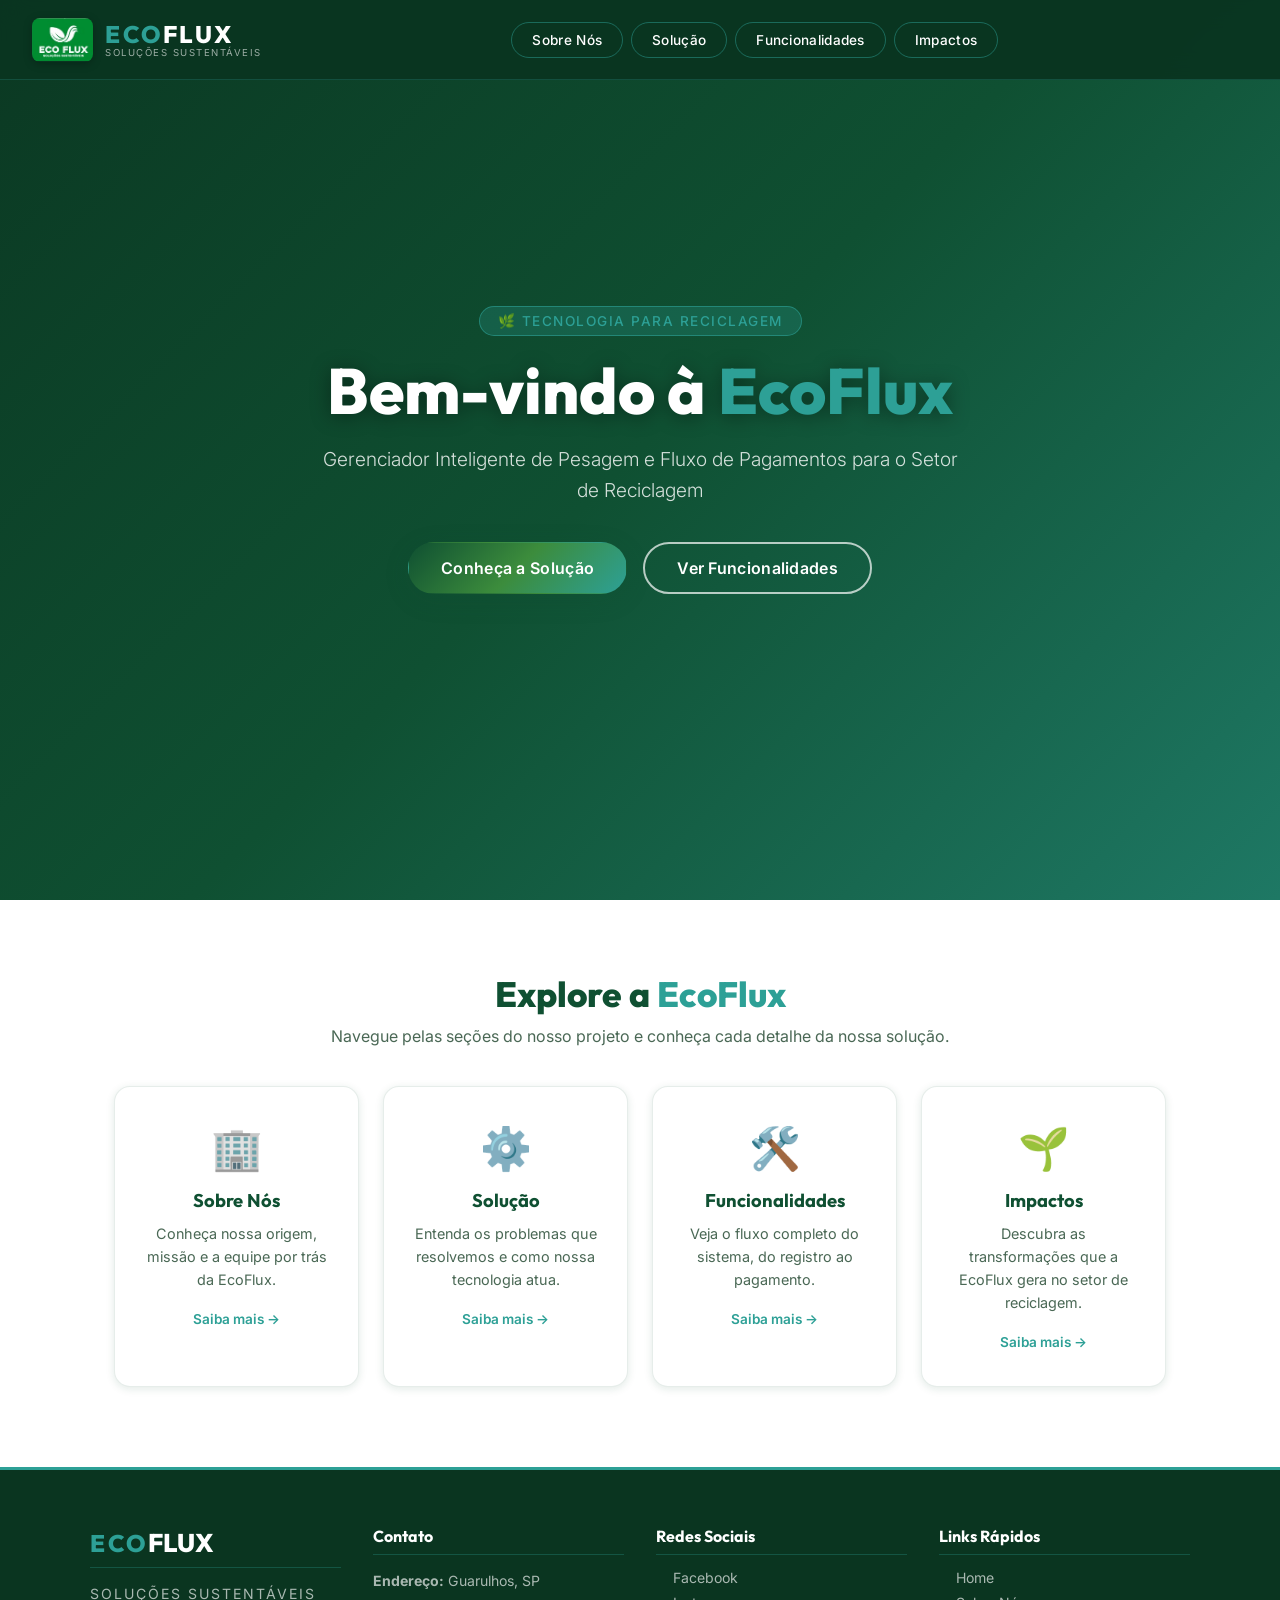
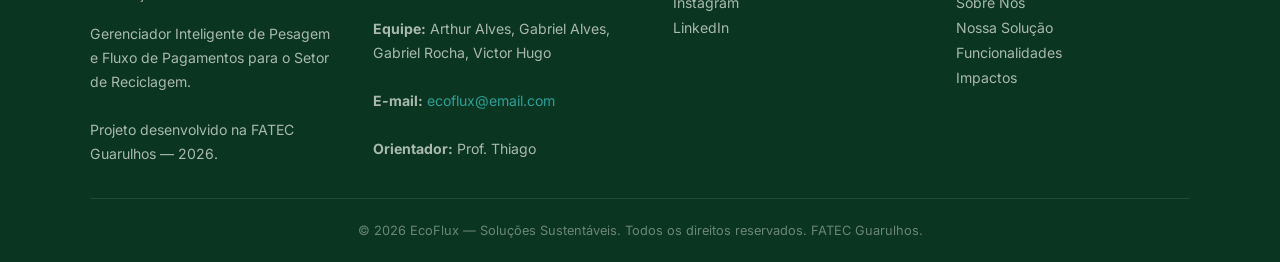
<file: index.html>
<!DOCTYPE html>
<html lang="pt-BR">
<head>
    <title>EcoFlux — Soluções Sustentáveis</title>
    <meta charset="UTF-8">
    <meta name="viewport" content="width=device-width, initial-scale=1.0">
    <meta name="description" content="EcoFlux: Gerenciador Inteligente de Pesagem e Fluxo de Pagamentos para o Setor de Reciclagem. Tecnologia sustentável para pátios de reciclagem.">

    <!-- Google Fonts -->
    <link rel="preconnect" href="https://fonts.googleapis.com">
    <link rel="preconnect" href="https://fonts.gstatic.com" crossorigin>
    <link href="https://fonts.googleapis.com/css2?family=Outfit:wght@300;400;600;700;800&family=Inter:wght@300;400;500;600&display=swap" rel="stylesheet">

    <!-- CSS -->
    <link rel="stylesheet" href="css/global.css">
    <link rel="stylesheet" href="css/index.css">
</head>
<body>
    <!-- Navegação principal do site -->
    <nav id="top">
        <!-- Logotipo -->
        <a id="logo-text" href="index.html">
            <img src="img/Logo Verde.png" alt="Logo EcoFlux" class="nav-logo-img">
            <div class="logo-text-group">
                <div class="logo-title"><span class="logo-eco">ECO</span><span class="logo-flux">FLUX</span></div>
                <span class="logo-sub">Soluções Sustentáveis</span>
            </div>
        </a>

        <!-- Botões de navegação para as subpáginas -->
        <div class="nav-links">
            <button onclick="location.href='html/sobre-nos.html'">Sobre Nós</button>
            <button onclick="location.href='html/solucao.html'">Solução</button>
            <button onclick="location.href='html/funcionalidades.html'">Funcionalidades</button>
            <button onclick="location.href='html/impactos.html'">Impactos</button>
        </div>

        <div class="nav-cta"></div>
    </nav>

    <!-- Banner principal com mensagem de boas-vindas -->
    <div class="banner">
        <!-- Overlay gradiente -->
        <div class="banner-overlay"></div>

        <!-- Conteúdo do banner -->
        <div class="banner-content">
            <div class="banner-tag">🌿 Tecnologia para Reciclagem</div>
            <h1>Bem-vindo à <span class="highlight">EcoFlux</span></h1>
            <p class="banner-subtitle">Gerenciador Inteligente de Pesagem e Fluxo de Pagamentos para o Setor de Reciclagem</p>
            <div class="banner-buttons">
                <button class="btn-primary" onclick="location.href='html/solucao.html'">Conheça a Solução</button>
                <button class="btn-outline" onclick="location.href='html/funcionalidades.html'">Ver Funcionalidades</button>
            </div>
        </div>
    </div>

    <!-- Cards de navegação rápida -->
    <section class="nav-cards">
        <div class="nav-cards-title">
            <h2>Explore a <span class="highlight">EcoFlux</span></h2>
            <p>Navegue pelas seções do nosso projeto e conheça cada detalhe da nossa solução.</p>
        </div>
        <div class="quick-nav-grid">
            <a class="quick-nav-card" href="html/sobre-nos.html">
                <div class="quick-nav-icon">🏢</div>
                <h3>Sobre Nós</h3>
                <p>Conheça nossa origem, missão e a equipe por trás da EcoFlux.</p>
                <span class="quick-nav-link">Saiba mais →</span>
            </a>
            <a class="quick-nav-card" href="html/solucao.html">
                <div class="quick-nav-icon">⚙️</div>
                <h3>Solução</h3>
                <p>Entenda os problemas que resolvemos e como nossa tecnologia atua.</p>
                <span class="quick-nav-link">Saiba mais →</span>
            </a>
            <a class="quick-nav-card" href="html/funcionalidades.html">
                <div class="quick-nav-icon">🛠️</div>
                <h3>Funcionalidades</h3>
                <p>Veja o fluxo completo do sistema, do registro ao pagamento.</p>
                <span class="quick-nav-link">Saiba mais →</span>
            </a>
            <a class="quick-nav-card" href="html/impactos.html">
                <div class="quick-nav-icon">🌱</div>
                <h3>Impactos</h3>
                <p>Descubra as transformações que a EcoFlux gera no setor de reciclagem.</p>
                <span class="quick-nav-link">Saiba mais →</span>
            </a>
        </div>
    </section>

    <!-- Rodapé -->
    <footer>
        <div class="footer-container">
            <!-- Informações sobre a empresa -->
            <div class="coluna-footer">
                <h3 class="footer-brand"><span class="logo-eco">ECO</span><span class="logo-flux-footer">FLUX</span></h3>
                <p class="footer-tagline">Soluções Sustentáveis</p>
                <p>Gerenciador Inteligente de Pesagem e Fluxo de Pagamentos para o Setor de Reciclagem.<br><br>Projeto desenvolvido na FATEC Guarulhos — 2026.</p>
            </div>

            <!-- Informações de contato -->
            <div class="coluna-footer">
                <h3>Contato</h3>
                <p>
                    <b>Endereço:</b> Guarulhos, SP<br><br>
                    <b>Equipe:</b> Arthur Alves, Gabriel Alves, Gabriel Rocha, Victor Hugo<br><br>
                    <b>E-mail:</b> <a href="mailto:ecoflux@email.com">ecoflux@email.com</a><br><br>
                    <b>Orientador:</b> Prof. Thiago
                </p>
            </div>

            <!-- Redes sociais -->
            <div class="coluna-footer">
                <h3>Redes Sociais</h3>
                <ul>
                    <li><a href="https://facebook.com">Facebook</a></li>
                    <li><a href="https://instagram.com">Instagram</a></li>
                    <li><a href="https://linkedin.com">LinkedIn</a></li>
                </ul>
            </div>

            <!-- Links rápidos -->
            <div class="coluna-footer">
                <h3>Links Rápidos</h3>
                <ul>
                    <li><a href="index.html">Home</a></li>
                    <li><a href="html/sobre-nos.html">Sobre Nós</a></li>
                    <li><a href="html/solucao.html">Nossa Solução</a></li>
                    <li><a href="html/funcionalidades.html">Funcionalidades</a></li>
                    <li><a href="html/impactos.html">Impactos</a></li>
                </ul>
            </div>
        </div>
        <div class="direitos">
            <p>© 2026 EcoFlux — Soluções Sustentáveis. Todos os direitos reservados. FATEC Guarulhos.</p>
        </div>
    </footer>
</body>
</html>
</file>
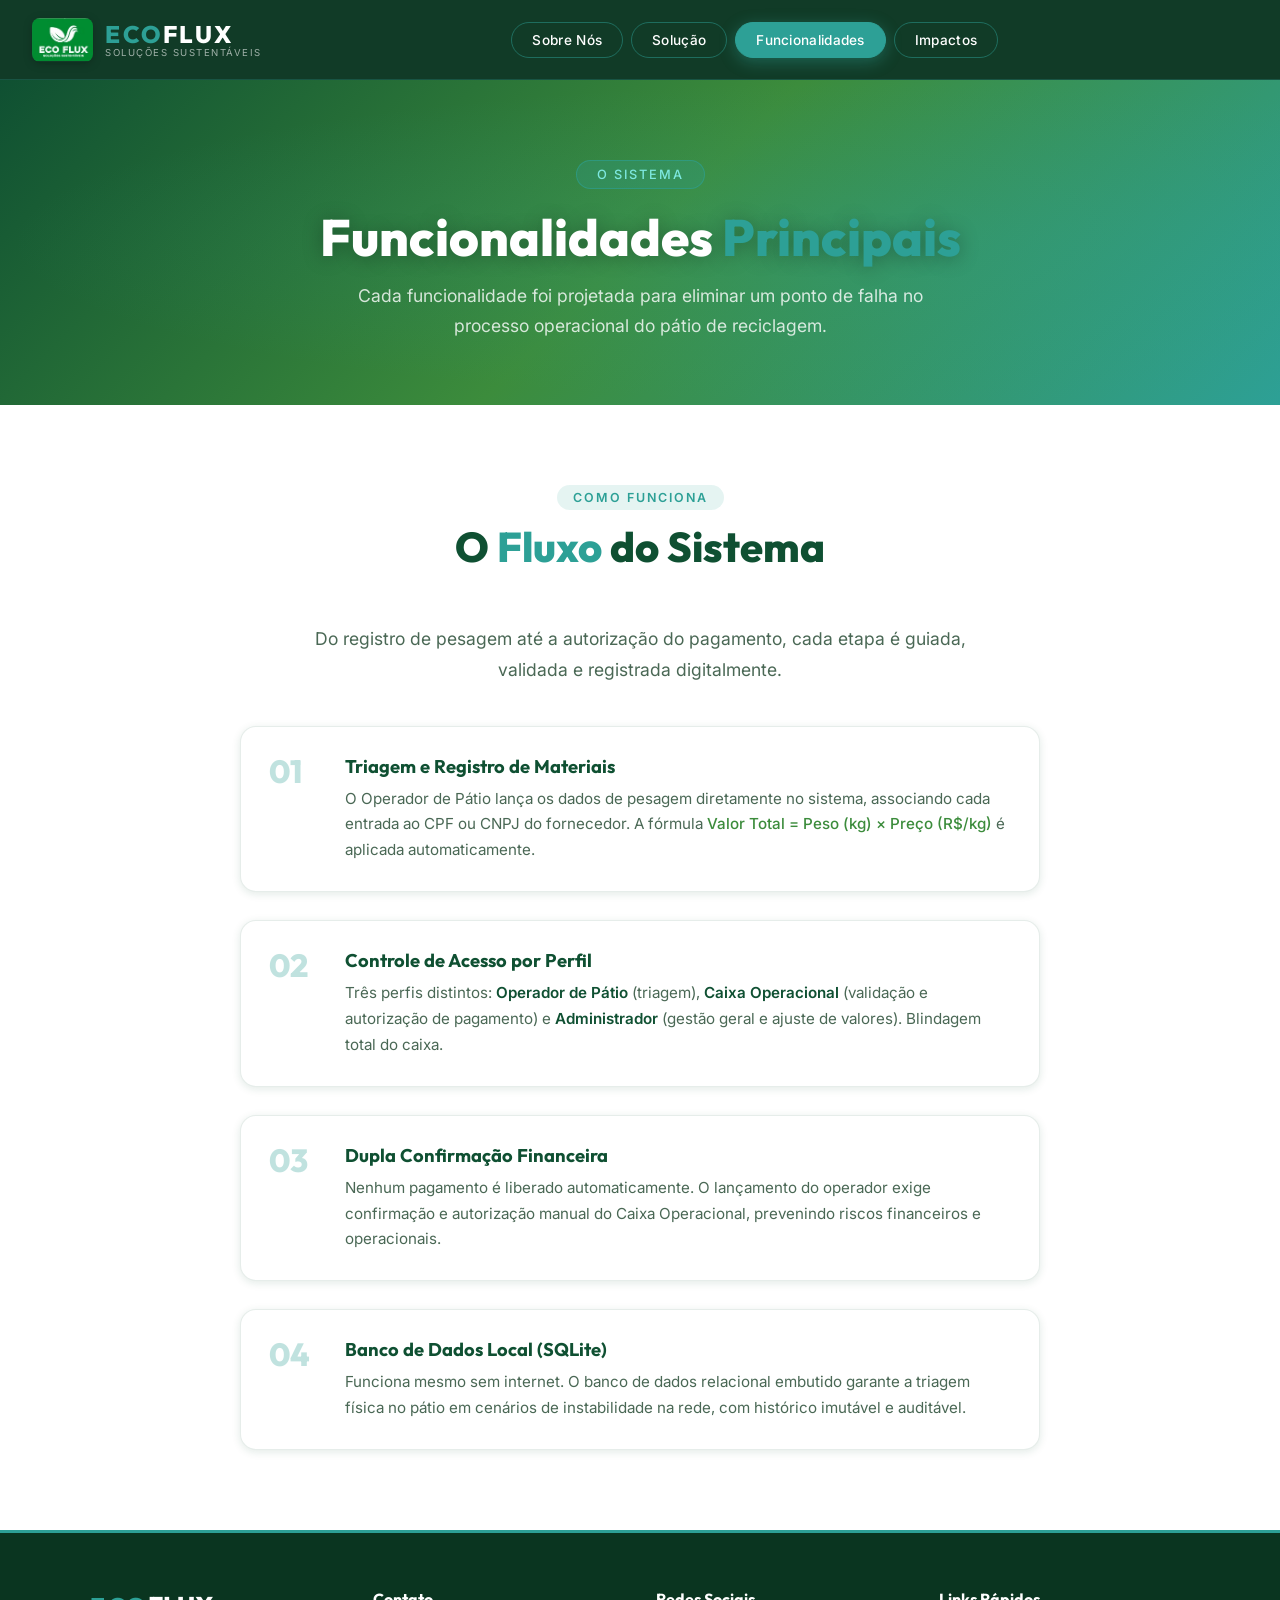
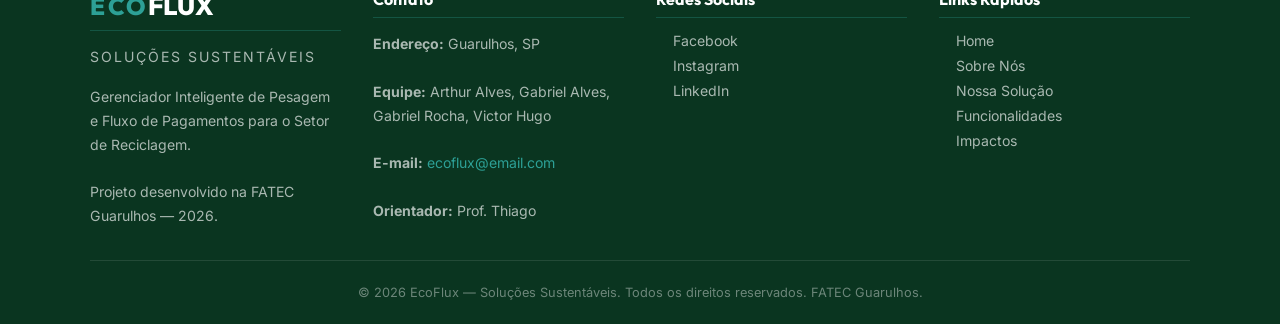
<file: html/funcionalidades.html>
<!DOCTYPE html>
<html lang="pt-BR">
<head>
    <title>Funcionalidades — EcoFlux</title>
    <meta charset="UTF-8">
    <meta name="viewport" content="width=device-width, initial-scale=1.0">
    <meta name="description" content="Descubra as funcionalidades do EcoFlux: triagem de materiais, controle de acesso por perfil, dupla confirmação financeira e banco de dados local SQLite.">

    <!-- Google Fonts -->
    <link rel="preconnect" href="https://fonts.googleapis.com">
    <link rel="preconnect" href="https://fonts.gstatic.com" crossorigin>
    <link href="https://fonts.googleapis.com/css2?family=Outfit:wght@300;400;600;700;800&family=Inter:wght@300;400;500;600&display=swap" rel="stylesheet">

    <!-- CSS -->
    <link rel="stylesheet" href="../css/global.css">
    <link rel="stylesheet" href="../css/funcionalidades.css">
</head>
<body>
    <!-- Navegação principal -->
    <nav id="top">
        <!-- Logotipo -->
        <a id="logo-text" href="../index.html">
            <img src="../img/Logo Verde.png" alt="Logo EcoFlux" class="nav-logo-img">
            <div class="logo-text-group">
                <div class="logo-title"><span class="logo-eco">ECO</span><span class="logo-flux">FLUX</span></div>
                <span class="logo-sub">Soluções Sustentáveis</span>
            </div>
        </a>

        <!-- Botões de navegação -->
        <div class="nav-links">
            <button onclick="location.href='sobre-nos.html'">Sobre Nós</button>
            <button onclick="location.href='solucao.html'">Solução</button>
            <button onclick="location.href='funcionalidades.html'" class="active">Funcionalidades</button>
            <button onclick="location.href='impactos.html'">Impactos</button>
        </div>

        <div class="nav-cta"></div>
    </nav>

    <!-- Hero da página -->
    <div class="page-hero">
        <span class="page-hero-tag">O Sistema</span>
        <h1>Funcionalidades <span class="highlight">Principais</span></h1>
        <p>Cada funcionalidade foi projetada para eliminar um ponto de falha no processo operacional do pátio de reciclagem.</p>
    </div>

    <!-- Conteúdo principal -->
    <main class="page-main">
        <div class="section-header">
            <span class="section-tag">Como Funciona</span>
            <h2>O <span class="highlight">Fluxo</span> do Sistema</h2>
        </div>

        <p class="lead">Do registro de pesagem até a autorização do pagamento, cada etapa é guiada, validada e registrada digitalmente.</p>

        <div class="features-list">
            <div class="feature-item">
                <div class="feature-num">01</div>
                <div class="feature-text">
                    <h3>Triagem e Registro de Materiais</h3>
                    <p>O Operador de Pátio lança os dados de pesagem diretamente no sistema, associando cada entrada ao CPF ou CNPJ do fornecedor. A fórmula <em>Valor Total = Peso (kg) × Preço (R$/kg)</em> é aplicada automaticamente.</p>
                </div>
            </div>
            <div class="feature-item">
                <div class="feature-num">02</div>
                <div class="feature-text">
                    <h3>Controle de Acesso por Perfil</h3>
                    <p>Três perfis distintos: <strong>Operador de Pátio</strong> (triagem), <strong>Caixa Operacional</strong> (validação e autorização de pagamento) e <strong>Administrador</strong> (gestão geral e ajuste de valores). Blindagem total do caixa.</p>
                </div>
            </div>
            <div class="feature-item">
                <div class="feature-num">03</div>
                <div class="feature-text">
                    <h3>Dupla Confirmação Financeira</h3>
                    <p>Nenhum pagamento é liberado automaticamente. O lançamento do operador exige confirmação e autorização manual do Caixa Operacional, prevenindo riscos financeiros e operacionais.</p>
                </div>
            </div>
            <div class="feature-item">
                <div class="feature-num">04</div>
                <div class="feature-text">
                    <h3>Banco de Dados Local (SQLite)</h3>
                    <p>Funciona mesmo sem internet. O banco de dados relacional embutido garante a triagem física no pátio em cenários de instabilidade na rede, com histórico imutável e auditável.</p>
                </div>
            </div>
        </div>
    </main>

    <!-- Rodapé -->
    <footer>
        <div class="footer-container">
            <div class="coluna-footer">
                <h3 class="footer-brand"><span class="logo-eco">ECO</span><span class="logo-flux-footer">FLUX</span></h3>
                <p class="footer-tagline">Soluções Sustentáveis</p>
                <p>Gerenciador Inteligente de Pesagem e Fluxo de Pagamentos para o Setor de Reciclagem.<br><br>Projeto desenvolvido na FATEC Guarulhos — 2026.</p>
            </div>

            <div class="coluna-footer">
                <h3>Contato</h3>
                <p>
                    <b>Endereço:</b> Guarulhos, SP<br><br>
                    <b>Equipe:</b> Arthur Alves, Gabriel Alves, Gabriel Rocha, Victor Hugo<br><br>
                    <b>E-mail:</b> <a href="mailto:ecoflux@email.com">ecoflux@email.com</a><br><br>
                    <b>Orientador:</b> Prof. Thiago
                </p>
            </div>

            <div class="coluna-footer">
                <h3>Redes Sociais</h3>
                <ul>
                    <li><a href="https://facebook.com">Facebook</a></li>
                    <li><a href="https://instagram.com">Instagram</a></li>
                    <li><a href="https://linkedin.com">LinkedIn</a></li>
                </ul>
            </div>

            <div class="coluna-footer">
                <h3>Links Rápidos</h3>
                <ul>
                    <li><a href="../index.html">Home</a></li>
                    <li><a href="sobre-nos.html">Sobre Nós</a></li>
                    <li><a href="solucao.html">Nossa Solução</a></li>
                    <li><a href="funcionalidades.html">Funcionalidades</a></li>
                    <li><a href="impactos.html">Impactos</a></li>
                </ul>
            </div>
        </div>
        <div class="direitos">
            <p>© 2026 EcoFlux — Soluções Sustentáveis. Todos os direitos reservados. FATEC Guarulhos.</p>
        </div>
    </footer>
</body>
</html>
</file>
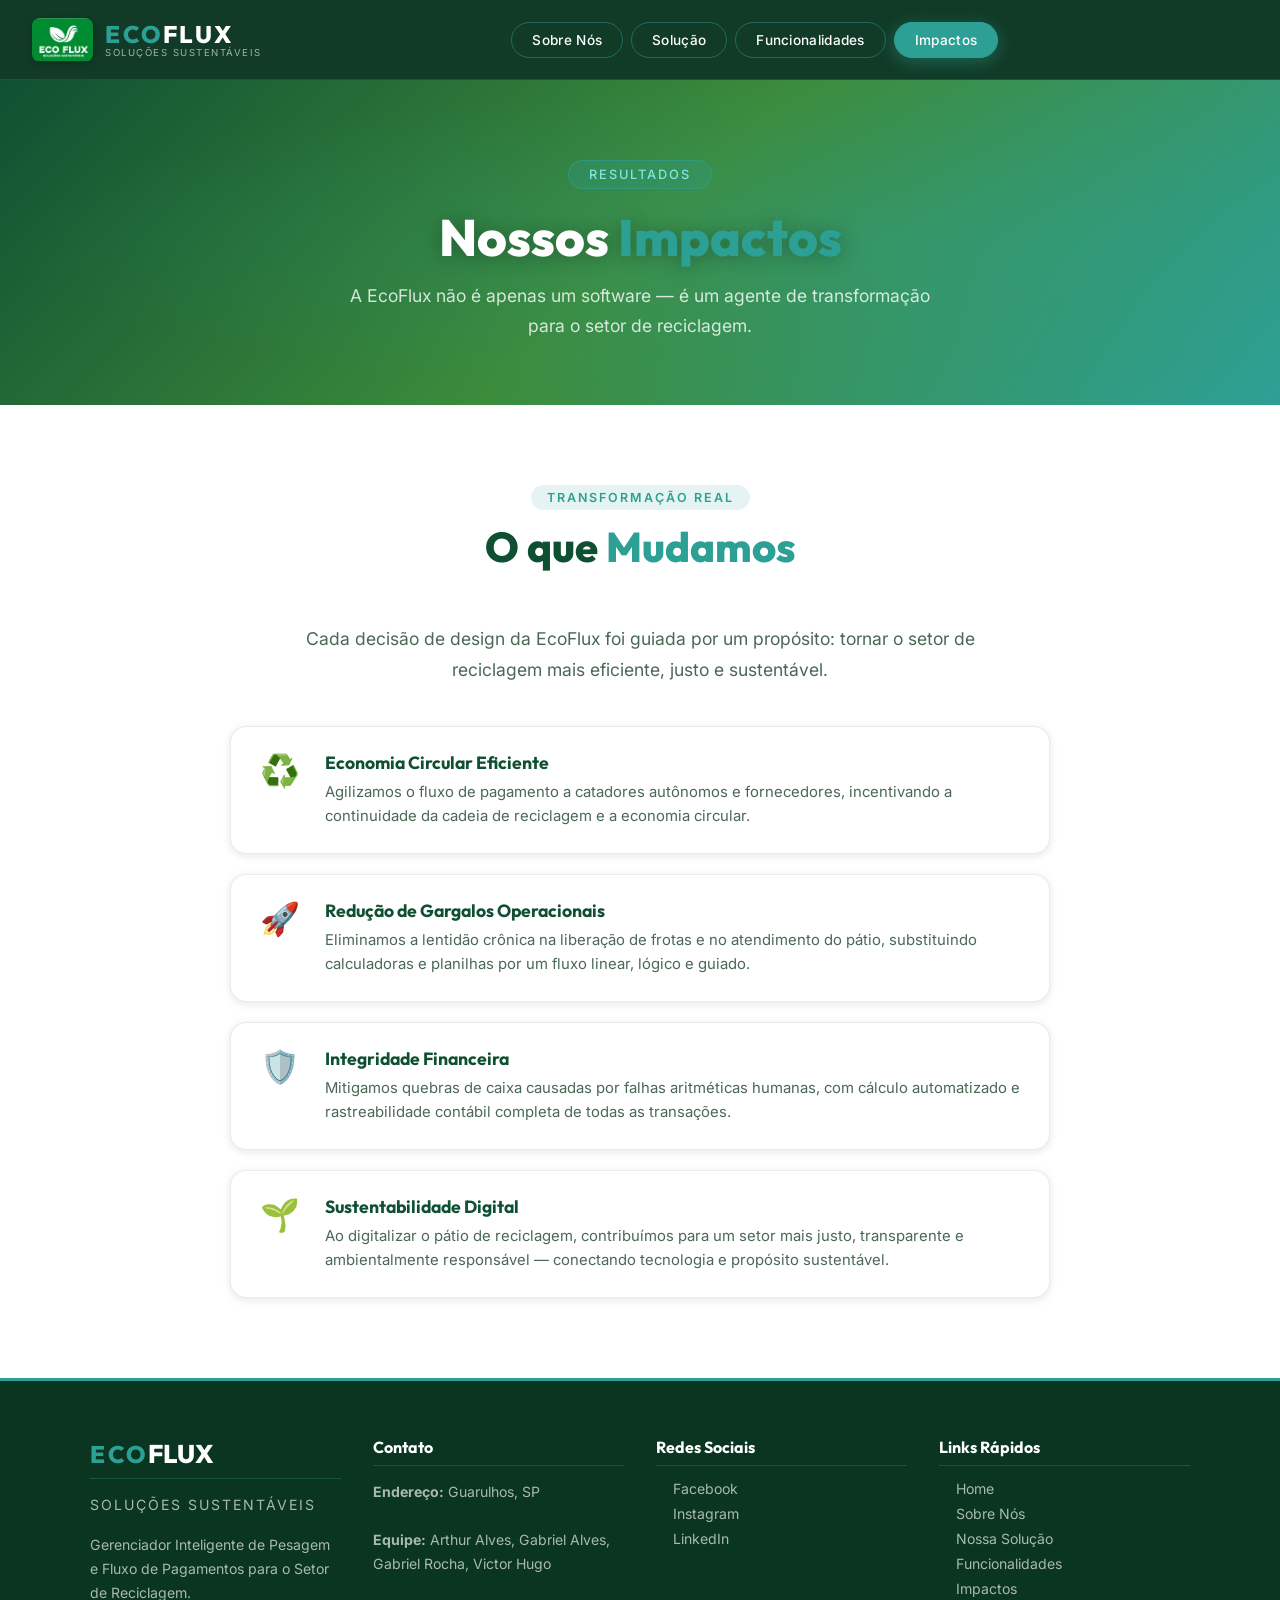
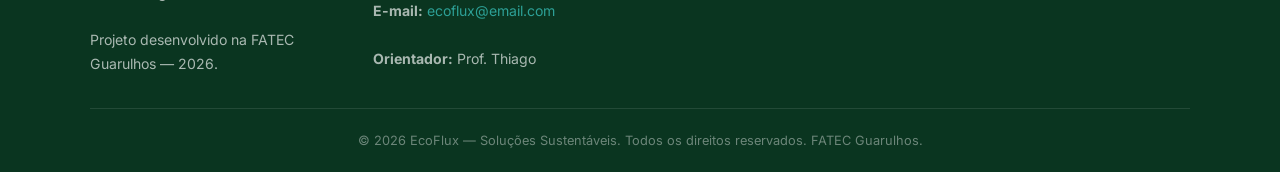
<file: html/impactos.html>
<!DOCTYPE html>
<html lang="pt-BR">
<head>
    <title>Impactos — EcoFlux</title>
    <meta charset="UTF-8">
    <meta name="viewport" content="width=device-width, initial-scale=1.0">
    <meta name="description" content="Veja os impactos da EcoFlux: economia circular, redução de gargalos operacionais, integridade financeira e sustentabilidade digital no setor de reciclagem.">

    <!-- Google Fonts -->
    <link rel="preconnect" href="https://fonts.googleapis.com">
    <link rel="preconnect" href="https://fonts.gstatic.com" crossorigin>
    <link href="https://fonts.googleapis.com/css2?family=Outfit:wght@300;400;600;700;800&family=Inter:wght@300;400;500;600&display=swap" rel="stylesheet">

    <!-- CSS -->
    <link rel="stylesheet" href="../css/global.css">
    <link rel="stylesheet" href="../css/impactos.css">
</head>
<body>
    <!-- Navegação principal -->
    <nav id="top">
        <!-- Logotipo -->
        <a id="logo-text" href="../index.html">
            <img src="../img/Logo Verde.png" alt="Logo EcoFlux" class="nav-logo-img">
            <div class="logo-text-group">
                <div class="logo-title"><span class="logo-eco">ECO</span><span class="logo-flux">FLUX</span></div>
                <span class="logo-sub">Soluções Sustentáveis</span>
            </div>
        </a>

        <!-- Botões de navegação -->
        <div class="nav-links">
            <button onclick="location.href='sobre-nos.html'">Sobre Nós</button>
            <button onclick="location.href='solucao.html'">Solução</button>
            <button onclick="location.href='funcionalidades.html'">Funcionalidades</button>
            <button onclick="location.href='impactos.html'" class="active">Impactos</button>
        </div>

        <div class="nav-cta"></div>
    </nav>

    <!-- Hero da página -->
    <div class="page-hero">
        <span class="page-hero-tag">Resultados</span>
        <h1>Nossos <span class="highlight">Impactos</span></h1>
        <p>A EcoFlux não é apenas um software — é um agente de transformação para o setor de reciclagem.</p>
    </div>

    <!-- Conteúdo principal -->
    <main class="page-main">
        <div class="section-header">
            <span class="section-tag">Transformação Real</span>
            <h2>O que <span class="highlight">Mudamos</span></h2>
        </div>

        <p class="lead">Cada decisão de design da EcoFlux foi guiada por um propósito: tornar o setor de reciclagem mais eficiente, justo e sustentável.</p>

        <div class="impact-list">
            <div class="impact-item">
                <div class="impact-icon">♻️</div>
                <div>
                    <h3>Economia Circular Eficiente</h3>
                    <p>Agilizamos o fluxo de pagamento a catadores autônomos e fornecedores, incentivando a continuidade da cadeia de reciclagem e a economia circular.</p>
                </div>
            </div>
            <div class="impact-item">
                <div class="impact-icon">🚀</div>
                <div>
                    <h3>Redução de Gargalos Operacionais</h3>
                    <p>Eliminamos a lentidão crônica na liberação de frotas e no atendimento do pátio, substituindo calculadoras e planilhas por um fluxo linear, lógico e guiado.</p>
                </div>
            </div>
            <div class="impact-item">
                <div class="impact-icon">🛡️</div>
                <div>
                    <h3>Integridade Financeira</h3>
                    <p>Mitigamos quebras de caixa causadas por falhas aritméticas humanas, com cálculo automatizado e rastreabilidade contábil completa de todas as transações.</p>
                </div>
            </div>
            <div class="impact-item">
                <div class="impact-icon">🌱</div>
                <div>
                    <h3>Sustentabilidade Digital</h3>
                    <p>Ao digitalizar o pátio de reciclagem, contribuímos para um setor mais justo, transparente e ambientalmente responsável — conectando tecnologia e propósito sustentável.</p>
                </div>
            </div>
        </div>
    </main>

    <!-- Rodapé -->
    <footer>
        <div class="footer-container">
            <div class="coluna-footer">
                <h3 class="footer-brand"><span class="logo-eco">ECO</span><span class="logo-flux-footer">FLUX</span></h3>
                <p class="footer-tagline">Soluções Sustentáveis</p>
                <p>Gerenciador Inteligente de Pesagem e Fluxo de Pagamentos para o Setor de Reciclagem.<br><br>Projeto desenvolvido na FATEC Guarulhos — 2026.</p>
            </div>

            <div class="coluna-footer">
                <h3>Contato</h3>
                <p>
                    <b>Endereço:</b> Guarulhos, SP<br><br>
                    <b>Equipe:</b> Arthur Alves, Gabriel Alves, Gabriel Rocha, Victor Hugo<br><br>
                    <b>E-mail:</b> <a href="mailto:ecoflux@email.com">ecoflux@email.com</a><br><br>
                    <b>Orientador:</b> Prof. Thiago
                </p>
            </div>

            <div class="coluna-footer">
                <h3>Redes Sociais</h3>
                <ul>
                    <li><a href="https://facebook.com">Facebook</a></li>
                    <li><a href="https://instagram.com">Instagram</a></li>
                    <li><a href="https://linkedin.com">LinkedIn</a></li>
                </ul>
            </div>

            <div class="coluna-footer">
                <h3>Links Rápidos</h3>
                <ul>
                    <li><a href="../index.html">Home</a></li>
                    <li><a href="sobre-nos.html">Sobre Nós</a></li>
                    <li><a href="solucao.html">Nossa Solução</a></li>
                    <li><a href="funcionalidades.html">Funcionalidades</a></li>
                    <li><a href="impactos.html">Impactos</a></li>
                </ul>
            </div>
        </div>
        <div class="direitos">
            <p>© 2026 EcoFlux — Soluções Sustentáveis. Todos os direitos reservados. FATEC Guarulhos.</p>
        </div>
    </footer>
</body>
</html>
</file>
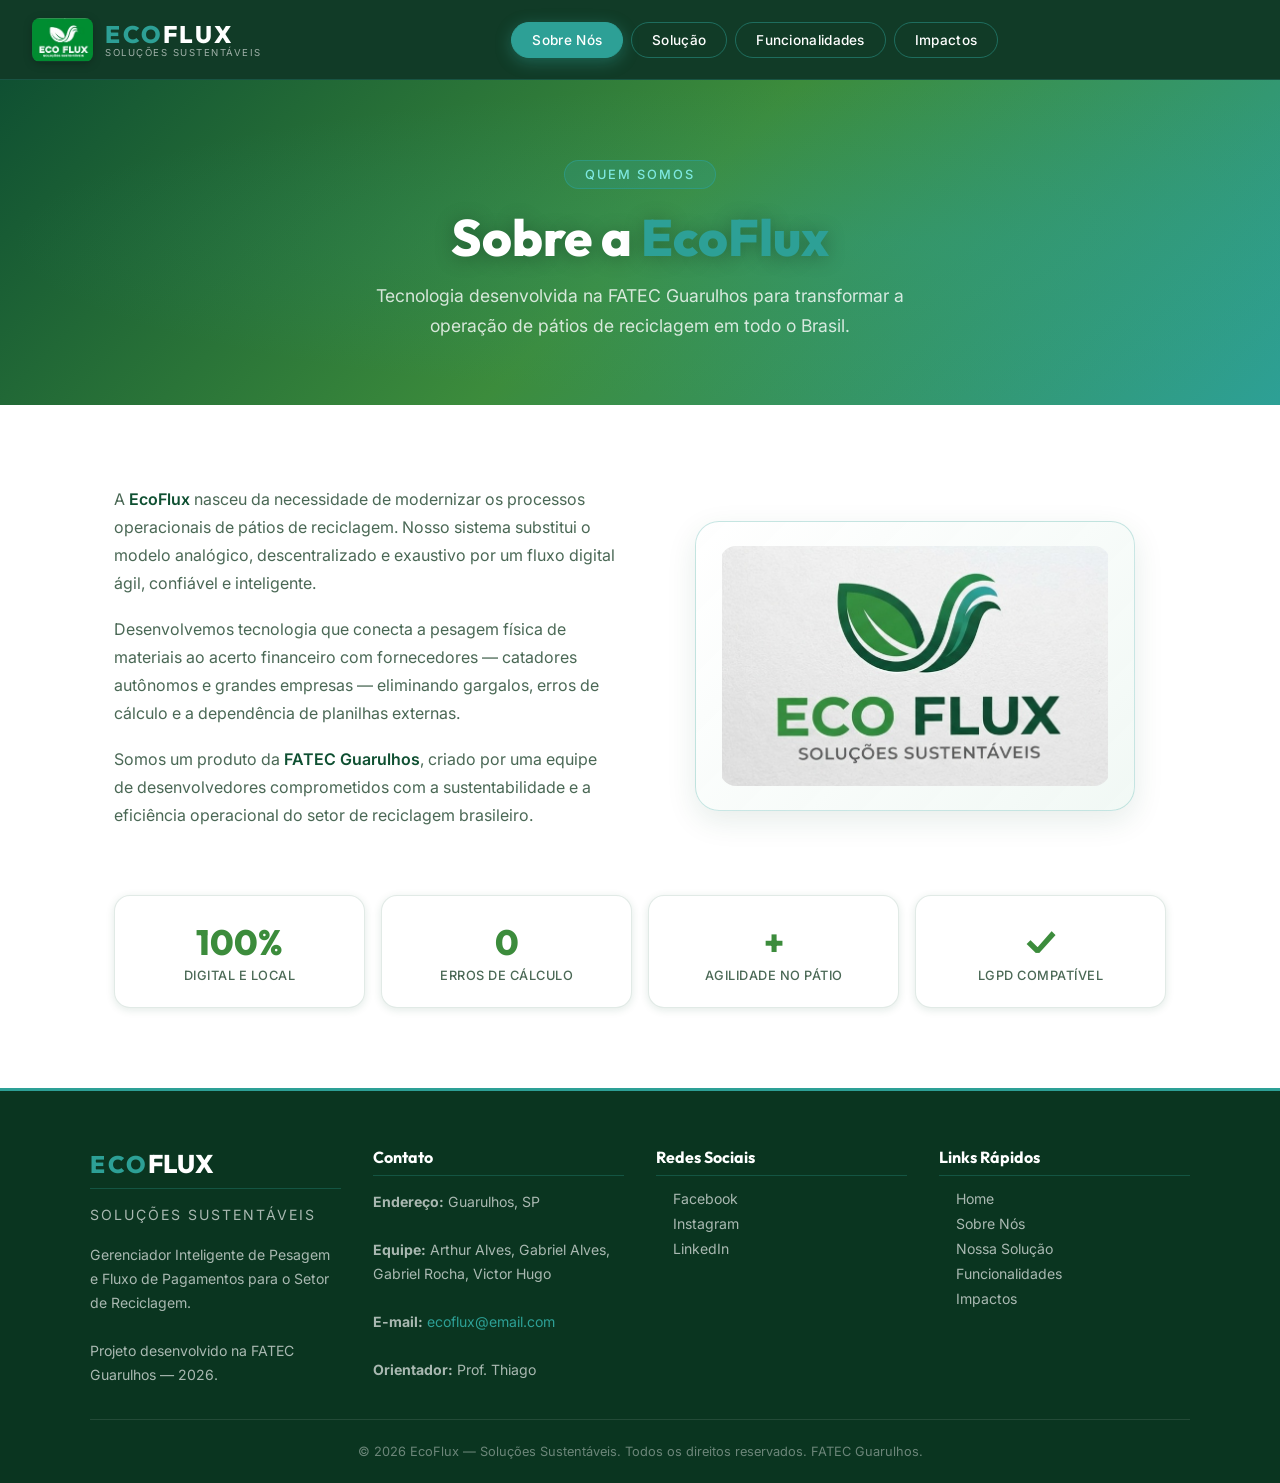
<file: html/sobre-nos.html>
<!DOCTYPE html>
<html lang="pt-BR">
<head>
    <title>Sobre Nós — EcoFlux</title>
    <meta charset="UTF-8">
    <meta name="viewport" content="width=device-width, initial-scale=1.0">
    <meta name="description" content="Conheça a EcoFlux: nascemos da necessidade de modernizar pátios de reciclagem. Somos um produto da FATEC Guarulhos, conectando tecnologia e sustentabilidade.">

    <!-- Google Fonts -->
    <link rel="preconnect" href="https://fonts.googleapis.com">
    <link rel="preconnect" href="https://fonts.gstatic.com" crossorigin>
    <link href="https://fonts.googleapis.com/css2?family=Outfit:wght@300;400;600;700;800&family=Inter:wght@300;400;500;600&display=swap" rel="stylesheet">

    <!-- CSS -->
    <link rel="stylesheet" href="../css/global.css">
    <link rel="stylesheet" href="../css/sobre-nos.css">
</head>
<body>
    <!-- Navegação principal -->
    <nav id="top">
        <!-- Logotipo -->
        <a id="logo-text" href="../index.html">
            <img src="../img/Logo Verde.png" alt="Logo EcoFlux" class="nav-logo-img">
            <div class="logo-text-group">
                <div class="logo-title"><span class="logo-eco">ECO</span><span class="logo-flux">FLUX</span></div>
                <span class="logo-sub">Soluções Sustentáveis</span>
            </div>
        </a>

        <!-- Botões de navegação -->
        <div class="nav-links">
            <button onclick="location.href='sobre-nos.html'" class="active">Sobre Nós</button>
            <button onclick="location.href='solucao.html'">Solução</button>
            <button onclick="location.href='funcionalidades.html'">Funcionalidades</button>
            <button onclick="location.href='impactos.html'">Impactos</button>
        </div>

        <div class="nav-cta"></div>
    </nav>

    <!-- Hero da página -->
    <div class="page-hero">
        <span class="page-hero-tag">Quem Somos</span>
        <h1>Sobre a <span class="highlight">EcoFlux</span></h1>
        <p>Tecnologia desenvolvida na FATEC Guarulhos para transformar a operação de pátios de reciclagem em todo o Brasil.</p>
    </div>

    <!-- Conteúdo principal -->
    <main class="page-main">
        <div class="two-col">
            <div class="text-block">
                <p>A <strong>EcoFlux</strong> nasceu da necessidade de modernizar os processos operacionais de pátios de reciclagem. Nosso sistema substitui o modelo analógico, descentralizado e exaustivo por um fluxo digital ágil, confiável e inteligente.</p>
                <p>Desenvolvemos tecnologia que conecta a pesagem física de materiais ao acerto financeiro com fornecedores — catadores autônomos e grandes empresas — eliminando gargalos, erros de cálculo e a dependência de planilhas externas.</p>
                <p>Somos um produto da <strong>FATEC Guarulhos</strong>, criado por uma equipe de desenvolvedores comprometidos com a sustentabilidade e a eficiência operacional do setor de reciclagem brasileiro.</p>
            </div>
            <div class="about-visual">
                <div class="brand-showcase-card">
                    <img src="../img/Logo Principal.png" alt="EcoFlux — Soluções Sustentáveis" class="brand-showcase-img">
                </div>
            </div>
        </div>

        <div class="stats-grid">
            <div class="stat-card">
                <span class="stat-number">100%</span>
                <span class="stat-label">Digital e Local</span>
            </div>
            <div class="stat-card">
                <span class="stat-number">0</span>
                <span class="stat-label">Erros de Cálculo</span>
            </div>
            <div class="stat-card">
                <span class="stat-number">+</span>
                <span class="stat-label">Agilidade no Pátio</span>
            </div>
            <div class="stat-card">
                <span class="stat-number">✓</span>
                <span class="stat-label">LGPD Compatível</span>
            </div>
        </div>
    </main>

    <!-- Rodapé -->
    <footer>
        <div class="footer-container">
            <div class="coluna-footer">
                <h3 class="footer-brand"><span class="logo-eco">ECO</span><span class="logo-flux-footer">FLUX</span></h3>
                <p class="footer-tagline">Soluções Sustentáveis</p>
                <p>Gerenciador Inteligente de Pesagem e Fluxo de Pagamentos para o Setor de Reciclagem.<br><br>Projeto desenvolvido na FATEC Guarulhos — 2026.</p>
            </div>

            <div class="coluna-footer">
                <h3>Contato</h3>
                <p>
                    <b>Endereço:</b> Guarulhos, SP<br><br>
                    <b>Equipe:</b> Arthur Alves, Gabriel Alves, Gabriel Rocha, Victor Hugo<br><br>
                    <b>E-mail:</b> <a href="mailto:ecoflux@email.com">ecoflux@email.com</a><br><br>
                    <b>Orientador:</b> Prof. Thiago
                </p>
            </div>

            <div class="coluna-footer">
                <h3>Redes Sociais</h3>
                <ul>
                    <li><a href="https://facebook.com">Facebook</a></li>
                    <li><a href="https://instagram.com">Instagram</a></li>
                    <li><a href="https://linkedin.com">LinkedIn</a></li>
                </ul>
            </div>

            <div class="coluna-footer">
                <h3>Links Rápidos</h3>
                <ul>
                    <li><a href="../index.html">Home</a></li>
                    <li><a href="sobre-nos.html">Sobre Nós</a></li>
                    <li><a href="solucao.html">Nossa Solução</a></li>
                    <li><a href="funcionalidades.html">Funcionalidades</a></li>
                    <li><a href="impactos.html">Impactos</a></li>
                </ul>
            </div>
        </div>
        <div class="direitos">
            <p>© 2026 EcoFlux — Soluções Sustentáveis. Todos os direitos reservados. FATEC Guarulhos.</p>
        </div>
    </footer>
</body>
</html>
</file>
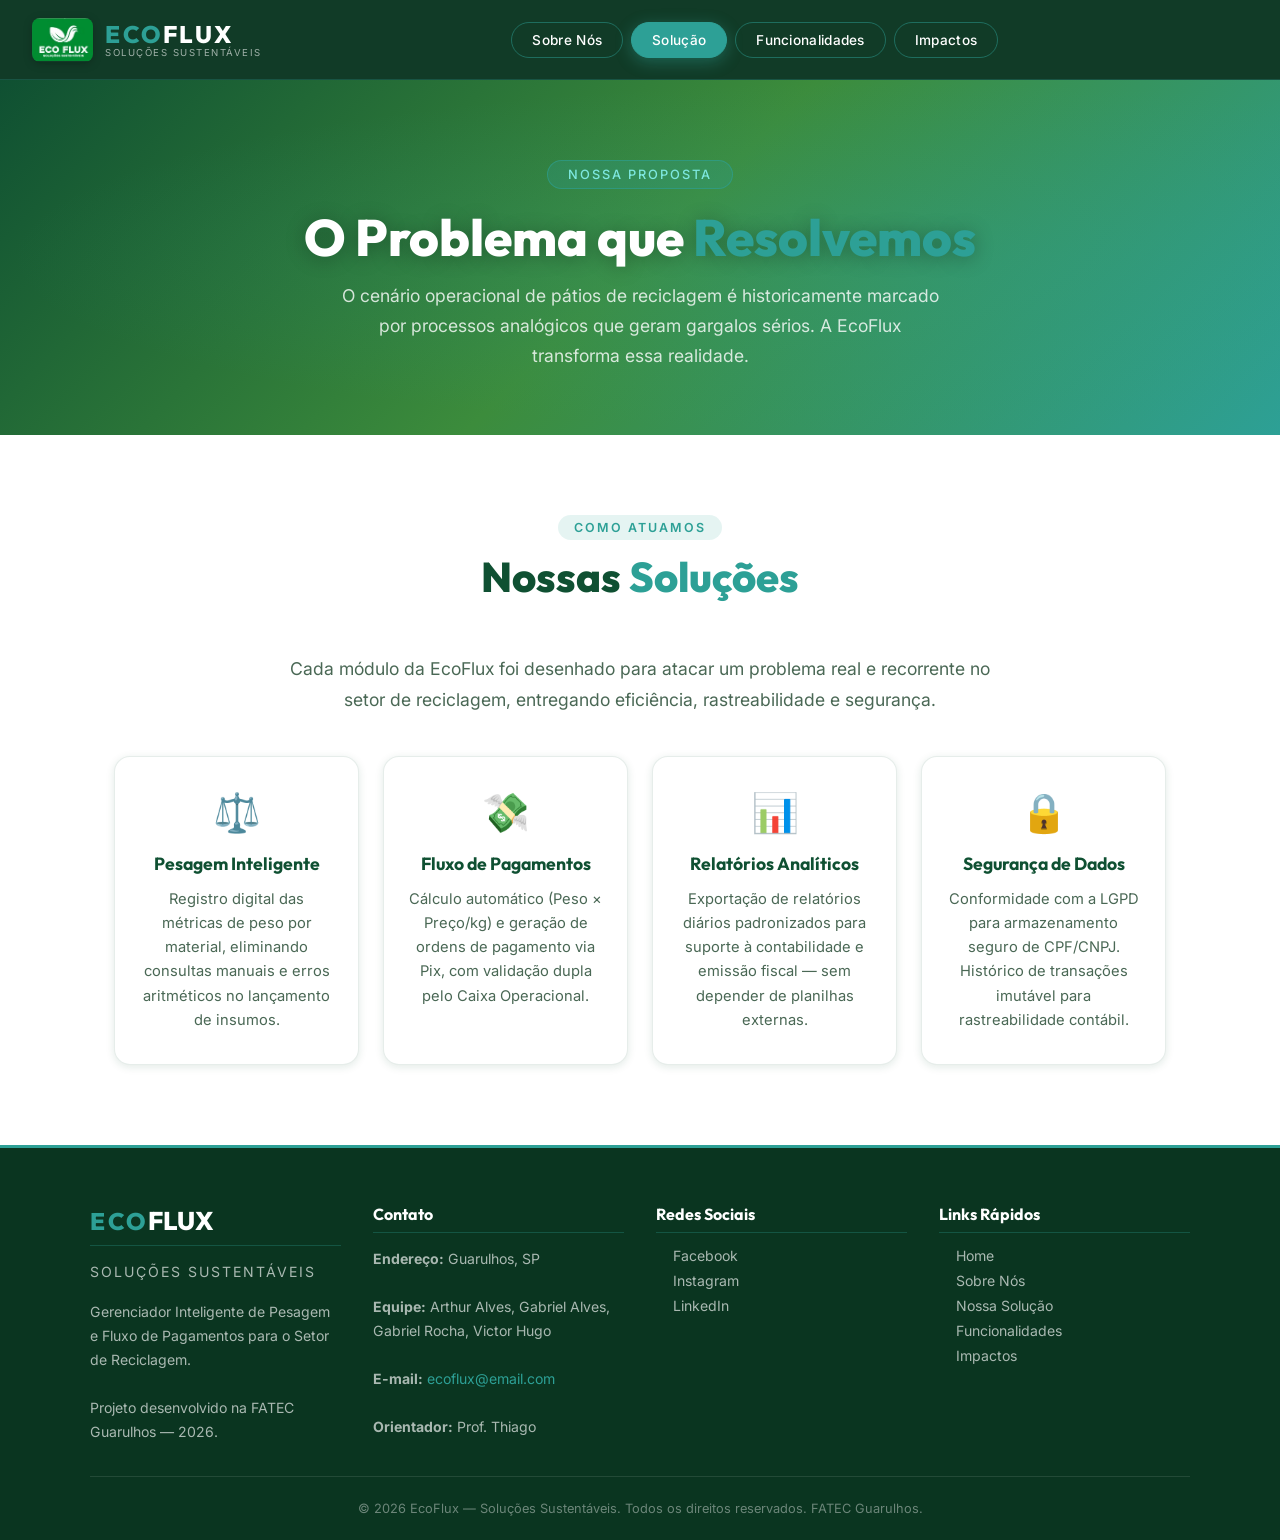
<file: html/solucao.html>
<!DOCTYPE html>
<html lang="pt-BR">
<head>
    <title>Solução — EcoFlux</title>
    <meta charset="UTF-8">
    <meta name="viewport" content="width=device-width, initial-scale=1.0">
    <meta name="description" content="Conheça a solução EcoFlux: pesagem inteligente, fluxo de pagamentos automatizado, relatórios analíticos e segurança de dados para pátios de reciclagem.">

    <!-- Google Fonts -->
    <link rel="preconnect" href="https://fonts.googleapis.com">
    <link rel="preconnect" href="https://fonts.gstatic.com" crossorigin>
    <link href="https://fonts.googleapis.com/css2?family=Outfit:wght@300;400;600;700;800&family=Inter:wght@300;400;500;600&display=swap" rel="stylesheet">

    <!-- CSS -->
    <link rel="stylesheet" href="../css/global.css">
    <link rel="stylesheet" href="../css/solucao.css">
</head>
<body>
    <!-- Navegação principal -->
    <nav id="top">
        <!-- Logotipo -->
        <a id="logo-text" href="../index.html">
            <img src="../img/Logo Verde.png" alt="Logo EcoFlux" class="nav-logo-img">
            <div class="logo-text-group">
                <div class="logo-title"><span class="logo-eco">ECO</span><span class="logo-flux">FLUX</span></div>
                <span class="logo-sub">Soluções Sustentáveis</span>
            </div>
        </a>

        <!-- Botões de navegação -->
        <div class="nav-links">
            <button onclick="location.href='sobre-nos.html'">Sobre Nós</button>
            <button onclick="location.href='solucao.html'" class="active">Solução</button>
            <button onclick="location.href='funcionalidades.html'">Funcionalidades</button>
            <button onclick="location.href='impactos.html'">Impactos</button>
        </div>

        <div class="nav-cta"></div>
    </nav>

    <!-- Hero da página -->
    <div class="page-hero">
        <span class="page-hero-tag">Nossa Proposta</span>
        <h1>O Problema que <span class="highlight">Resolvemos</span></h1>
        <p>O cenário operacional de pátios de reciclagem é historicamente marcado por processos analógicos que geram gargalos sérios. A EcoFlux transforma essa realidade.</p>
    </div>

    <!-- Conteúdo principal -->
    <main class="page-main">
        <div class="section-header">
            <span class="section-tag">Como Atuamos</span>
            <h2>Nossas <span class="highlight">Soluções</span></h2>
        </div>

        <p class="lead">Cada módulo da EcoFlux foi desenhado para atacar um problema real e recorrente no setor de reciclagem, entregando eficiência, rastreabilidade e segurança.</p>

        <div class="cards-grid">
            <div class="card">
                <div class="card-icon">⚖️</div>
                <h3>Pesagem Inteligente</h3>
                <p>Registro digital das métricas de peso por material, eliminando consultas manuais e erros aritméticos no lançamento de insumos.</p>
            </div>
            <div class="card">
                <div class="card-icon">💸</div>
                <h3>Fluxo de Pagamentos</h3>
                <p>Cálculo automático (Peso × Preço/kg) e geração de ordens de pagamento via Pix, com validação dupla pelo Caixa Operacional.</p>
            </div>
            <div class="card">
                <div class="card-icon">📊</div>
                <h3>Relatórios Analíticos</h3>
                <p>Exportação de relatórios diários padronizados para suporte à contabilidade e emissão fiscal — sem depender de planilhas externas.</p>
            </div>
            <div class="card">
                <div class="card-icon">🔒</div>
                <h3>Segurança de Dados</h3>
                <p>Conformidade com a LGPD para armazenamento seguro de CPF/CNPJ. Histórico de transações imutável para rastreabilidade contábil.</p>
            </div>
        </div>
    </main>

    <!-- Rodapé -->
    <footer>
        <div class="footer-container">
            <div class="coluna-footer">
                <h3 class="footer-brand"><span class="logo-eco">ECO</span><span class="logo-flux-footer">FLUX</span></h3>
                <p class="footer-tagline">Soluções Sustentáveis</p>
                <p>Gerenciador Inteligente de Pesagem e Fluxo de Pagamentos para o Setor de Reciclagem.<br><br>Projeto desenvolvido na FATEC Guarulhos — 2026.</p>
            </div>

            <div class="coluna-footer">
                <h3>Contato</h3>
                <p>
                    <b>Endereço:</b> Guarulhos, SP<br><br>
                    <b>Equipe:</b> Arthur Alves, Gabriel Alves, Gabriel Rocha, Victor Hugo<br><br>
                    <b>E-mail:</b> <a href="mailto:ecoflux@email.com">ecoflux@email.com</a><br><br>
                    <b>Orientador:</b> Prof. Thiago
                </p>
            </div>

            <div class="coluna-footer">
                <h3>Redes Sociais</h3>
                <ul>
                    <li><a href="https://facebook.com">Facebook</a></li>
                    <li><a href="https://instagram.com">Instagram</a></li>
                    <li><a href="https://linkedin.com">LinkedIn</a></li>
                </ul>
            </div>

            <div class="coluna-footer">
                <h3>Links Rápidos</h3>
                <ul>
                    <li><a href="../index.html">Home</a></li>
                    <li><a href="sobre-nos.html">Sobre Nós</a></li>
                    <li><a href="solucao.html">Nossa Solução</a></li>
                    <li><a href="funcionalidades.html">Funcionalidades</a></li>
                    <li><a href="impactos.html">Impactos</a></li>
                </ul>
            </div>
        </div>
        <div class="direitos">
            <p>© 2026 EcoFlux — Soluções Sustentáveis. Todos os direitos reservados. FATEC Guarulhos.</p>
        </div>
    </footer>
</body>
</html>
</file>
<file: css/global.css>
/* ECOFLUX — Soluções Sustentáveis | global.css */
/* Estilos compartilhados: variáveis, reset, nav e rodapé */

/* ─── RESET & VARIÁVEIS ─────────────────────────── */
:root {
    --color-dark: #0f5032;
    --color-mid: #3c8c3c;
    --color-teal: #2da096;
    --color-light: #e8f5f0;
    --color-white: #ffffff;
    --color-text: #1a2e24;
    --color-muted: #4a6855;
    --color-footer: #0a3520;
    --color-footer2: #082b1a;

    --gradient-main: linear-gradient(135deg, var(--color-dark) 0%, var(--color-mid) 50%, var(--color-teal) 100%);
    --gradient-soft: linear-gradient(135deg, #e8f5f0 0%, #d0ede3 100%);

    --radius-sm: 8px;
    --radius-md: 16px;
    --radius-lg: 24px;
    --radius-xl: 40px;

    --shadow-sm: 0 2px 8px rgba(15, 80, 50, 0.12);
    --shadow-md: 0 6px 24px rgba(15, 80, 50, 0.18);
    --shadow-lg: 0 12px 40px rgba(15, 80, 50, 0.22);

    --transition: 0.35s ease;
    --font-main: 'Outfit', sans-serif;
    --font-body: 'Inter', sans-serif;
}

* { margin: 0; padding: 0; box-sizing: border-box; }
html { scroll-behavior: smooth; }

html, body {
    overflow-x: hidden;
    font-family: var(--font-body);
    background-color: var(--color-white);
    color: var(--color-text);
}

/* ─── NAVEGAÇÃO ──────────────────────────────────── */
nav {
    background: rgba(10, 53, 32, 0.97);
    backdrop-filter: blur(12px);
    -webkit-backdrop-filter: blur(12px);
    padding: 0 32px;
    position: fixed;
    height: 80px;
    width: 100%;
    top: 0;
    display: flex;
    align-items: center;
    justify-content: space-between;
    z-index: 1000;
    overflow: hidden;
    transition: height var(--transition), background var(--transition);
    border-bottom: 1px solid rgba(45, 160, 150, 0.25);
}

#logo-text {
    display: flex;
    flex-direction: row;
    align-items: center;
    gap: 12px;
    line-height: 1;
    cursor: pointer;
    user-select: none;
    transition: transform var(--transition);
    text-decoration: none;
}
#logo-text:hover { transform: scale(1.03); }

.nav-logo-img {
    height: 44px;
    width: auto;
    object-fit: contain;
    border-radius: var(--radius-sm);
    box-shadow: 0 2px 8px rgba(0,0,0,0.25);
    background: transparent;
}

.logo-text-group { display: flex; flex-direction: column; }
.logo-title { display: flex; align-items: baseline; }

.logo-eco,
.logo-flux {
    font-family: var(--font-main);
    font-weight: 800;
    font-size: 1.5rem;
    letter-spacing: 2.5px;
    display: inline;
}
.logo-eco { color: var(--color-teal); }
.logo-flux { color: var(--color-white); }

.logo-sub {
    display: block;
    font-family: var(--font-body);
    font-size: 0.60rem;
    font-weight: 400;
    color: rgba(255,255,255,0.6);
    letter-spacing: 1.5px;
    text-transform: uppercase;
    margin-top: 2px;
}

.nav-links {
    display: flex;
    justify-content: center;
    gap: 8px;
    flex-wrap: nowrap;
    flex-shrink: 1;
}
.nav-links button { white-space: nowrap; }

/* Botões gerais */
button {
    border: 1.5px solid rgba(45, 160, 150, 0.5);
    color: var(--color-white);
    background: transparent;
    border-radius: var(--radius-xl);
    font-family: var(--font-body);
    font-size: 0.85rem;
    font-weight: 500;
    padding: 9px 20px;
    cursor: pointer;
    transition: all var(--transition);
    letter-spacing: 0.3px;
}

button:hover {
    background: var(--color-teal);
    border-color: var(--color-teal);
    transform: translateY(-2px);
    box-shadow: 0 4px 16px rgba(45, 160, 150, 0.4);
}

/* Botão ativo (página atual) */
.nav-links button.active {
    background: var(--color-teal);
    border-color: var(--color-teal);
    box-shadow: 0 4px 16px rgba(45, 160, 150, 0.4);
}

/* Ícones e CTA da nav */
.nav-cta { display: flex; align-items: center; flex-shrink: 0; }

/* ─── RODAPÉ ─────────────────────────────────────── */
footer {
    background-color: var(--color-footer);
    width: 100%;
    color: rgba(255, 255, 255, 0.85);
    padding: 56px 32px 24px;
    font-size: 0.9rem;
    font-family: var(--font-body);
    border-top: 3px solid var(--color-teal);
}

.footer-container {
    display: flex;
    justify-content: space-between;
    flex-wrap: wrap;
    gap: 32px;
    max-width: 1100px;
    margin: 0 auto 32px;
}

.coluna-footer {
    flex: 1;
    min-width: 200px;
    max-width: 280px;
}

.footer-brand,
.logo-flux-footer {
    font-family: var(--font-main);
    font-size: 1.6rem;
    font-weight: 800;
}
.footer-brand { margin-bottom: 4px; }
.logo-flux-footer { color: var(--color-white); }

.footer-tagline {
    font-size: 0.72rem;
    letter-spacing: 2px;
    text-transform: uppercase;
    color: rgba(255,255,255,0.45);
    margin-bottom: 16px;
}

.coluna-footer h3 {
    font-family: var(--font-main);
    font-size: 1rem;
    font-weight: 700;
    color: var(--color-white);
    margin-bottom: 14px;
    padding-bottom: 8px;
    border-bottom: 1px solid rgba(45, 160, 150, 0.3);
}

.coluna-footer p {
    line-height: 1.7;
    color: rgba(255, 255, 255, 0.65);
    font-size: 0.88rem;
}

.coluna-footer ul { list-style-type: none; padding: 0; }
.coluna-footer ul li { margin: 8px 0; }

.coluna-footer ul li a {
    color: rgba(255, 255, 255, 0.65);
    text-decoration: none;
    font-size: 0.88rem;
    transition: color var(--transition);
    display: flex;
    align-items: center;
    gap: 6px;
}

.coluna-footer ul li a::before {
    content: '→';
    color: var(--color-teal);
    font-size: 0.75rem;
    opacity: 0;
    transition: opacity var(--transition), transform var(--transition);
    transform: translateX(-6px);
}
.coluna-footer ul li a:hover { color: var(--color-teal); }
.coluna-footer ul li a:hover::before { opacity: 1; transform: translateX(0); }

.coluna-footer a {
    color: var(--color-teal);
    text-decoration: none;
    transition: opacity var(--transition);
}
.coluna-footer a:hover { opacity: 0.8; }

.direitos {
    text-align: center;
    padding-top: 24px;
    border-top: 1px solid rgba(255, 255, 255, 0.1);
    font-size: 0.8rem;
    color: rgba(255, 255, 255, 0.4);
    max-width: 1100px;
    margin: 0 auto;
}

/* ─── UTILITÁRIOS COMUNS ─────────────────────────── */
.highlight { color: var(--color-teal); }

.section-header {
    text-align: center;
    margin-bottom: 52px;
}

.section-tag {
    display: inline-block;
    background: rgba(45, 160, 150, 0.12);
    color: var(--color-teal);
    font-family: var(--font-body);
    font-size: 0.78rem;
    font-weight: 600;
    letter-spacing: 2px;
    text-transform: uppercase;
    padding: 5px 16px;
    border-radius: 100px;
    margin-bottom: 12px;
}

.section-header h2 {
    font-family: var(--font-main);
    font-size: clamp(1.8rem, 4vw, 2.6rem);
    font-weight: 800;
    color: var(--color-dark);
    line-height: 1.2;
}

.lead {
    font-family: var(--font-body);
    font-size: 1.1rem;
    line-height: 1.75;
    color: var(--color-muted);
    text-align: center;
    max-width: 720px;
    margin: 0 auto 40px;
}

/* ─── PAGE LAYOUT ────────────────────────────────── */
.page-wrapper {
    padding-top: 80px;
    min-height: 100vh;
    display: flex;
    flex-direction: column;
}

.page-main {
    flex: 1;
    max-width: 1100px;
    margin: 0 auto;
    padding: 80px 24px;
    width: 100%;
}

/* ─── PAGE HERO (cabeçalho das subpáginas) ────────── */
.page-hero {
    background: var(--gradient-main);
    padding: 80px 32px 64px;
    text-align: center;
    position: relative;
    overflow: hidden;
    margin-top: 80px;
}

.page-hero::before {
    content: '';
    position: absolute;
    inset: 0;
    background: radial-gradient(ellipse at 70% 50%, rgba(45,160,150,0.25) 0%, transparent 70%);
}

.page-hero-tag {
    display: inline-block;
    background: rgba(45, 160, 150, 0.25);
    border: 1px solid rgba(45, 160, 150, 0.6);
    color: #7ee8e0;
    font-family: var(--font-body);
    font-size: 0.8rem;
    font-weight: 500;
    letter-spacing: 2px;
    text-transform: uppercase;
    padding: 6px 20px;
    border-radius: 100px;
    margin-bottom: 20px;
    position: relative;
    z-index: 1;
    display: inline-block;
}

.page-hero h1 {
    font-family: var(--font-main);
    color: var(--color-white);
    font-size: clamp(2rem, 5vw, 3.2rem);
    font-weight: 800;
    line-height: 1.1;
    margin-bottom: 16px;
    text-shadow: 0 2px 20px rgba(0,0,0,0.3);
    position: relative;
    z-index: 1;
}

.page-hero p {
    font-family: var(--font-body);
    color: rgba(255,255,255,0.8);
    font-size: clamp(0.95rem, 2vw, 1.1rem);
    max-width: 600px;
    margin: 0 auto;
    line-height: 1.7;
    position: relative;
    z-index: 1;
}

/* ─── RESPONSIVIDADE GLOBAL ──────────────────────── */
@media (max-width: 930px) {
    nav { flex-direction: column; height: auto; padding: 16px 20px; overflow: visible; }
    #logo-text { margin-bottom: 10px; }
    .nav-links { flex-wrap: wrap; justify-content: center; gap: 6px; }
    .nav-links button { font-size: 0.8rem; padding: 7px 14px; }
    .page-wrapper { padding-top: 0; }
    .page-hero { margin-top: 0; padding-top: 130px; }
}
@media (max-width: 768px) {
    footer { padding: 40px 20px 20px; }
    .coluna-footer { min-width: 100%; }
    .page-main { padding: 56px 20px; }
    .page-hero { padding: 100px 20px 48px; }
}
@media (max-width: 480px) {
    nav { padding: 12px 16px; }
}
</file>
<file: css/index.css>
/* ECOFLUX — index.css */
/* Estilos específicos da página inicial (banner/hero) */

/* ─── BANNER PRINCIPAL ──────────────────────────── */
.banner {
    width: 100%;
    height: 100vh;
    min-height: 600px;
    display: flex;
    align-items: center;
    justify-content: center;
    overflow: hidden;
    position: relative;
    background: var(--color-dark);
}

.banner-overlay {
    position: absolute;
    inset: 0;
    background: linear-gradient(135deg, rgba(10, 53, 32, 0.88) 0%, rgba(15, 80, 50, 0.70) 50%, rgba(45, 160, 150, 0.50) 100%);
    z-index: 2;
}

.banner-content {
    position: relative;
    z-index: 3;
    text-align: center;
    max-width: 820px;
    padding: 0 24px;
    animation: fadeInUp 0.9s ease both;
}

@keyframes fadeInUp {
    from { opacity: 0; transform: translateY(30px); }
    to   { opacity: 1; transform: translateY(0); }
}

.banner-tag {
    display: inline-block;
    background: rgba(45, 160, 150, 0.25);
    border: 1px solid rgba(45, 160, 150, 0.6);
    color: var(--color-teal);
    font-family: var(--font-body);
    font-size: 0.85rem;
    font-weight: 500;
    letter-spacing: 1.5px;
    text-transform: uppercase;
    padding: 6px 18px;
    border-radius: 100px;
    margin-bottom: 20px;
    backdrop-filter: blur(8px);
}

.banner-content h1 {
    font-family: var(--font-main);
    color: var(--color-white);
    font-size: clamp(2.4rem, 6vw, 4rem);
    font-weight: 800;
    line-height: 1.1;
    margin-bottom: 18px;
    text-shadow: 0 2px 20px rgba(0,0,0,0.4);
}

.banner-subtitle {
    font-family: var(--font-body);
    color: rgba(255, 255, 255, 0.82);
    font-size: clamp(1rem, 2.5vw, 1.2rem);
    font-weight: 300;
    line-height: 1.6;
    max-width: 640px;
    margin: 0 auto 36px;
}

.banner-buttons {
    display: flex;
    gap: 16px;
    justify-content: center;
    flex-wrap: wrap;
}

/* Botões do banner */
.btn-primary {
    background: var(--gradient-main) !important;
    border-color: transparent !important;
    font-size: 1rem !important;
    font-weight: 600 !important;
    padding: 14px 32px !important;
    box-shadow: var(--shadow-md) !important;
}
.btn-primary:hover {
    transform: translateY(-3px) !important;
    box-shadow: var(--shadow-lg) !important;
}

.btn-outline {
    background: transparent !important;
    border: 2px solid rgba(255,255,255,0.7) !important;
    font-size: 1rem !important;
    font-weight: 600 !important;
    padding: 14px 32px !important;
}
.btn-outline:hover {
    background: rgba(255,255,255,0.15) !important;
    border-color: var(--color-white) !important;
}

/* ─── CARDS DE NAVEGAÇÃO RÁPIDA ──────────────────── */
.nav-cards {
    max-width: 1100px;
    margin: 0 auto;
    padding: 72px 24px 80px;
}

.nav-cards-title {
    text-align: center;
    margin-bottom: 40px;
}

.nav-cards-title h2 {
    font-family: var(--font-main);
    font-size: clamp(1.6rem, 3.5vw, 2.2rem);
    font-weight: 800;
    color: var(--color-dark);
}

.nav-cards-title p {
    font-family: var(--font-body);
    color: var(--color-muted);
    margin-top: 10px;
    font-size: 1rem;
}

.quick-nav-grid {
    display: grid;
    grid-template-columns: repeat(auto-fit, minmax(240px, 1fr));
    gap: 24px;
}

.quick-nav-card {
    background: var(--color-white);
    border: 1.5px solid rgba(15, 80, 50, 0.1);
    border-radius: var(--radius-md);
    padding: 36px 28px;
    text-align: center;
    box-shadow: var(--shadow-sm);
    transition: all var(--transition);
    cursor: pointer;
    text-decoration: none;
    display: flex;
    flex-direction: column;
    align-items: center;
    position: relative;
    overflow: hidden;
}
.quick-nav-card::before {
    content: '';
    position: absolute;
    top: 0; left: 0; right: 0;
    height: 3px;
    background: var(--gradient-main);
    transform: scaleX(0);
    transition: transform var(--transition);
    transform-origin: left;
}
.quick-nav-card:hover::before { transform: scaleX(1); }
.quick-nav-card:hover {
    transform: translateY(-6px);
    box-shadow: var(--shadow-md);
    border-color: rgba(45, 160, 150, 0.3);
}

.quick-nav-icon {
    font-size: 2.6rem;
    margin-bottom: 16px;
}

.quick-nav-card h3 {
    font-family: var(--font-main);
    font-size: 1.15rem;
    font-weight: 700;
    color: var(--color-dark);
    margin-bottom: 10px;
}

.quick-nav-card p {
    font-family: var(--font-body);
    font-size: 0.9rem;
    line-height: 1.6;
    color: var(--color-muted);
    margin-bottom: 20px;
}

.quick-nav-link {
    font-family: var(--font-body);
    font-size: 0.85rem;
    font-weight: 600;
    color: var(--color-teal);
    display: flex;
    align-items: center;
    gap: 6px;
    transition: gap var(--transition);
}
.quick-nav-card:hover .quick-nav-link { gap: 10px; }

/* ─── RESPONSIVIDADE DA INDEX ────────────────────── */
@media (max-width: 930px) {
    .banner { padding-top: 140px; height: auto; min-height: 600px; }
}
@media (max-width: 768px) {
    .banner-content h1 { font-size: 2rem; }
    .banner-buttons { flex-direction: column; align-items: center; }
    .nav-cards { padding: 48px 20px 64px; }
    .quick-nav-grid { grid-template-columns: 1fr; }
}
@media (max-width: 480px) {
    .banner-content h1 { font-size: 1.75rem; }
}
</file>
<file: css/funcionalidades.css>
/* ECOFLUX — funcionalidades.css */
/* Estilos específicos da página Funcionalidades */

.features-list {
    display: flex;
    flex-direction: column;
    gap: 28px;
    max-width: 800px;
    margin: 0 auto;
}

.feature-item {
    display: flex;
    align-items: flex-start;
    gap: 24px;
    padding: 28px;
    background: var(--color-white);
    border: 1.5px solid rgba(15, 80, 50, 0.1);
    border-radius: var(--radius-md);
    box-shadow: var(--shadow-sm);
    transition: all var(--transition);
}
.feature-item:hover {
    transform: translateX(6px);
    box-shadow: var(--shadow-md);
    border-color: var(--color-teal);
}

.feature-num {
    font-family: var(--font-main);
    font-size: 2rem;
    font-weight: 800;
    color: rgba(45, 160, 150, 0.3);
    min-width: 52px;
    line-height: 1;
    flex-shrink: 0;
}

.feature-text h3 {
    font-family: var(--font-main);
    font-size: 1.15rem;
    font-weight: 700;
    color: var(--color-dark);
    margin-bottom: 8px;
}

.feature-text p {
    font-family: var(--font-body);
    font-size: 0.95rem;
    line-height: 1.7;
    color: var(--color-muted);
}

.feature-text p em {
    color: var(--color-mid);
    font-style: normal;
    font-weight: 500;
}
.feature-text p strong {
    color: var(--color-dark);
    font-weight: 600;
}

@media (max-width: 480px) {
    .feature-item { flex-direction: column; gap: 12px; }
    .feature-num { font-size: 1.4rem; }
}
</file>
<file: css/impactos.css>
/* ECOFLUX — impactos.css */
/* Estilos específicos da página Impactos */

.impact-list {
    display: flex;
    flex-direction: column;
    gap: 20px;
    max-width: 820px;
    margin: 0 auto;
}

.impact-item {
    display: flex;
    align-items: flex-start;
    gap: 20px;
    padding: 24px;
    background: var(--color-white);
    border: 1.5px solid rgba(15, 80, 50, 0.1);
    border-radius: var(--radius-md);
    box-shadow: var(--shadow-sm);
    transition: all var(--transition);
}
.impact-item:hover {
    transform: translateX(6px);
    box-shadow: var(--shadow-md);
    border-color: var(--color-mid);
}

.impact-icon {
    font-size: 2rem;
    flex-shrink: 0;
    width: 50px;
    text-align: center;
}

.impact-item h3 {
    font-family: var(--font-main);
    font-size: 1.1rem;
    font-weight: 700;
    color: var(--color-dark);
    margin-bottom: 6px;
}

.impact-item p {
    font-family: var(--font-body);
    font-size: 0.93rem;
    line-height: 1.65;
    color: var(--color-muted);
}

@media (max-width: 480px) {
    .impact-item { flex-direction: column; gap: 12px; }
}
</file>
<file: css/sobre-nos.css>
/* ECOFLUX — sobre-nos.css */
/* Estilos específicos da página Sobre Nós */

.two-col {
    display: grid;
    grid-template-columns: 1fr 1fr;
    gap: 48px;
    align-items: center;
    margin-bottom: 48px;
}

.text-block p {
    font-family: var(--font-body);
    line-height: 1.75;
    color: var(--color-muted);
    margin-bottom: 18px;
    font-size: 1rem;
}
.text-block p strong {
    color: var(--color-dark);
    font-weight: 600;
}

.about-visual {
    display: flex;
    justify-content: center;
    align-items: center;
}

.brand-showcase-card {
    background: linear-gradient(135deg, rgba(255, 255, 255, 0.95), rgba(240, 248, 244, 0.9));
    border: 1.5px solid rgba(45, 160, 150, 0.25);
    border-radius: var(--radius-lg);
    padding: 24px;
    box-shadow: 0 10px 30px rgba(15, 80, 50, 0.1);
    transition: all var(--transition);
    display: flex;
    justify-content: center;
    align-items: center;
    max-width: 440px;
    width: 100%;
}
.brand-showcase-card:hover {
    transform: translateY(-4px) scale(1.02);
    box-shadow: 0 16px 36px rgba(15, 80, 50, 0.16);
    border-color: var(--color-teal);
}

.brand-showcase-img {
    width: 100%;
    height: auto;
    max-height: 240px;
    object-fit: contain;
    border-radius: var(--radius-md);
    display: block;
}

.stats-grid {
    display: grid;
    grid-template-columns: repeat(4, 1fr);
    gap: 16px;
    margin-top: 16px;
}

.stat-card {
    background: var(--color-white);
    border: 1.5px solid rgba(15, 80, 50, 0.12);
    border-radius: var(--radius-md);
    padding: 24px;
    display: flex;
    flex-direction: column;
    align-items: center;
    text-align: center;
    box-shadow: var(--shadow-sm);
    transition: all var(--transition);
}
.stat-card:hover {
    transform: translateY(-4px);
    box-shadow: var(--shadow-md);
    border-color: var(--color-teal);
}

.stat-number {
    font-family: var(--font-main);
    font-size: 2.2rem;
    font-weight: 800;
    color: var(--color-mid);
    display: block;
    margin-bottom: 4px;
}

.stat-label {
    font-size: 0.8rem;
    font-weight: 500;
    color: var(--color-muted);
    text-transform: uppercase;
    letter-spacing: 0.5px;
}

@media (max-width: 1024px) {
    .two-col { grid-template-columns: 1fr; gap: 32px; }
}
@media (max-width: 768px) {
    .stats-grid { grid-template-columns: 1fr 1fr; }
}
@media (max-width: 480px) {
    .stats-grid { grid-template-columns: 1fr 1fr; }
}
</file>
<file: css/solucao.css>
/* ECOFLUX — solucao.css */
/* Estilos específicos da página Solução */

.cards-grid {
    display: grid;
    grid-template-columns: repeat(auto-fit, minmax(240px, 1fr));
    gap: 24px;
}

.card {
    background: var(--color-white);
    border: 1.5px solid rgba(15, 80, 50, 0.1);
    border-radius: var(--radius-md);
    padding: 32px 24px;
    text-align: center;
    box-shadow: var(--shadow-sm);
    transition: all var(--transition);
    position: relative;
    overflow: hidden;
}
.card::before {
    content: '';
    position: absolute;
    top: 0; left: 0; right: 0;
    height: 3px;
    background: var(--gradient-main);
    transform: scaleX(0);
    transition: transform var(--transition);
    transform-origin: left;
}
.card:hover::before { transform: scaleX(1); }
.card:hover {
    transform: translateY(-6px);
    box-shadow: var(--shadow-md);
    border-color: rgba(45, 160, 150, 0.3);
}

.card-icon {
    font-size: 2.4rem;
    margin-bottom: 16px;
}

.card h3 {
    font-family: var(--font-main);
    font-size: 1.1rem;
    font-weight: 700;
    color: var(--color-dark);
    margin-bottom: 12px;
}

.card p {
    font-family: var(--font-body);
    font-size: 0.92rem;
    line-height: 1.65;
    color: var(--color-muted);
}

@media (max-width: 768px) {
    .cards-grid { grid-template-columns: 1fr; }
}
</file>
